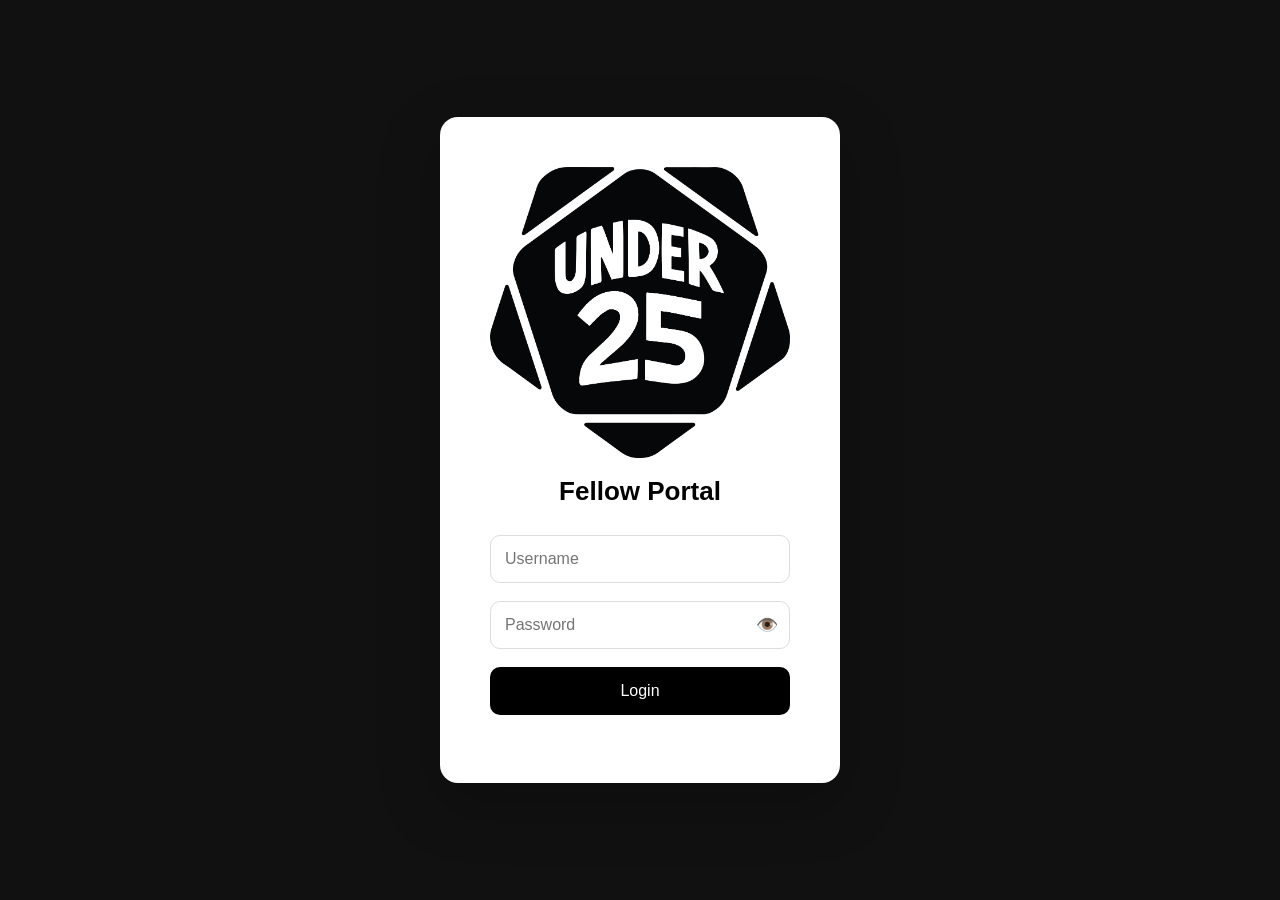
<file: index.html>
<!DOCTYPE html>
<html lang="en">

<head>

    <!-- Google tag (gtag.js) -->
<script async src="https://www.googletagmanager.com/gtag/js?id=G-JZNPWSJ8EC"></script>
<script>
  window.dataLayer = window.dataLayer || [];
  function gtag(){dataLayer.push(arguments);}
  gtag('js', new Date());

  gtag('config', 'G-JZNPWSJ8EC');
</script>
<link rel="icon" type="image/png" href="assets/favicon.png">
    <meta charset="UTF-8">
    <meta name="viewport" content="width=device-width, initial-scale=1">

    <title>Under25 Fellowship Portal</title>

    <link rel="stylesheet" href="css/login.css">

</head>

<body>

    <div class="login-container">

        <img src="assets/logo.png">

        <h1>Fellow Portal</h1>

        <input
            id="username"
            placeholder="Username">

        <div class="password-wrapper">

            <input
                id="password"
                type="password"
                placeholder="Password">

            <button
                id="togglePassword"
                type="button"
                class="toggle-password">

                👁️

            </button>

        </div>

        <button id="loginBtn">

            Login

        </button>

        <p id="error"></p>

    </div>

    <script src="js/api.js"></script>
    <script src="js/login.js"></script>

</body>

</html>
</file>
<file: css/login.css>
*{
margin:0;
padding:0;
box-sizing:border-box;
font-family:Inter,sans-serif;
}

body{

background:#111;

height:100vh;

display:flex;

justify-content:center;

align-items:center;

}

.login-container{

background:white;

padding:50px;

border-radius:18px;

width:400px;

box-shadow:0 20px 60px rgba(0,0,0,.25);

display:flex;

flex-direction:column;

gap:18px;

}

.logo{

width:180px;

margin:auto;

}

h1{

text-align:center;

font-size:26px;

margin-bottom:10px;

}

input{

padding:14px;

border-radius:10px;

border:1px solid #ddd;

font-size:16px;

}

button{

padding:15px;

border:none;

background:black;

color:white;

font-size:16px;

border-radius:10px;

cursor:pointer;

}

button:hover{

opacity:.9;

}

#error{

color:red;

text-align:center;

}

.password-wrapper{

    position:relative;
    width:100%;

}

.password-wrapper input{

    width:100%;
    box-sizing:border-box;

}

.toggle-password{

    position:absolute;

    right:12px;
    top:50%;

    transform:translateY(-50%);

    border:none;
    background:none;

    cursor:pointer;

    font-size:18px;

    padding:0;

    color:#777;

}

.toggle-password:hover{

    color:#000;

}
</file>
<file: css/dashboard.css>
@import url('https://fonts.googleapis.com/css2?family=Inter:wght@400;500;600;700&display=swap');

*{
margin:0;
padding:0;
box-sizing:border-box;
font-family:'Inter',sans-serif;
font-weight:600;
}

body{

background:#000000;
padding:40px;
color:white;
font-family:'Inter',sans-serif;
font-weight:600;
}

.topbar{
display:flex;
justify-content:space-between;
align-items:center;
margin-bottom:30px;
}

.topbar h1{
color:white;
font-size:32px;
font-weight:700;
}

.topbar p{
color:white;
opacity:.9;
}

.top-actions{
display:flex;
align-items:center;
gap:16px;
}

.u25-logo{
height:48px;
width:auto;
}

#logoutBtn{
padding:12px 20px;
border:none;
border-radius:10px;
background:white;
color:black;
cursor:pointer;
}

.toolbar{
display:flex;
justify-content:space-between;
align-items:center;
margin-bottom:30px;
gap:20px;
}

#search{
flex:1;
padding:14px;
border-radius:10px;
border:1px solid #ddd;
font-size:16px;
}

.stats{
display:flex;
align-items:center;
gap:20px;
}

#downloadCSV{
padding:12px 18px;
border:none;
background:white;
color:black;
border-radius:10px;
cursor:pointer;
}

#cards{
display:grid;
grid-template-columns:repeat(auto-fill,minmax(360px,1fr));
gap:20px;

}
.card{
background:#ffffff;
color:#121816;
border-radius:16px;
padding:20px;
cursor:pointer;
box-shadow:0 15px 35px rgba(0,0,0,.08);
transition:.3s;
}

.card:hover{
transform:translateY(-4px);
}

.tags{
margin-top:15px;
display:flex;
gap:10px;
flex-wrap:wrap;
}

.tags span{
background:#eee;
padding:6px 10px;
border-radius:20px;
font-size:13px;
}

.details{
display:none;
margin-top:20px;
}

.card.open .details{
display:block;
}

.details h4{
margin-top:20px;
margin-bottom:8px;
}

.details p{
color:#555;
font-weight:500;
line-height:1.7;
}

.details a{
display:inline-block;
margin-top:10px;
}

.contact-row{
    display:flex;
    align-items:center;
    gap:10px;
    margin-top:10px;
}

.whatsapp-btn{
    display:flex;
    align-items:center;
    justify-content:center;
    margin-left:0;
    width:32px;
    height:32px;
    background:transparent;
    border:none;
    border-radius:0;
    padding:0;
    text-decoration:none;
    flex-shrink:0;
}

}
.whatsapp-btn:hover{
    transform:translateY(-1px);
    opacity:.9;
}

#loader{
    position:fixed;
    inset:0;
    background:#000000; 

    display:flex;
    flex-direction:column;
    justify-content:center;
    align-items:center;
    z-index:9999;
}

.spinner{
    width:60px;
    height:60px;
    border:6px solid #eee;
    border-top:6px solid #000;
    border-radius:50%;
    animation:spin .8s linear infinite;
}

@keyframes spin{
    from{
        transform:rotate(0deg);
    }
    to{
        transform:rotate(360deg);
    }
}

.wa-icon{
    width:22px;
    height:22px;
    display:block;
}

.card-header{
    display:flex;
    justify-content:space-between;
    align-items:center;
}

.{
    font-size:24px;
    cursor:pointer;
    user-select:none;
    transition:.2s;
}

.:hover{
    transform:scale(1.2);
}

#bookmarkFilter{
    padding:12px 18px;
    border:none;
    border-radius:12px;
    background:#ffffff;
    color:black;
    cursor:pointer;
    font-weight:600;
}

#bookmarkFilter:hover{
    opacity:.9;
}
</file>
